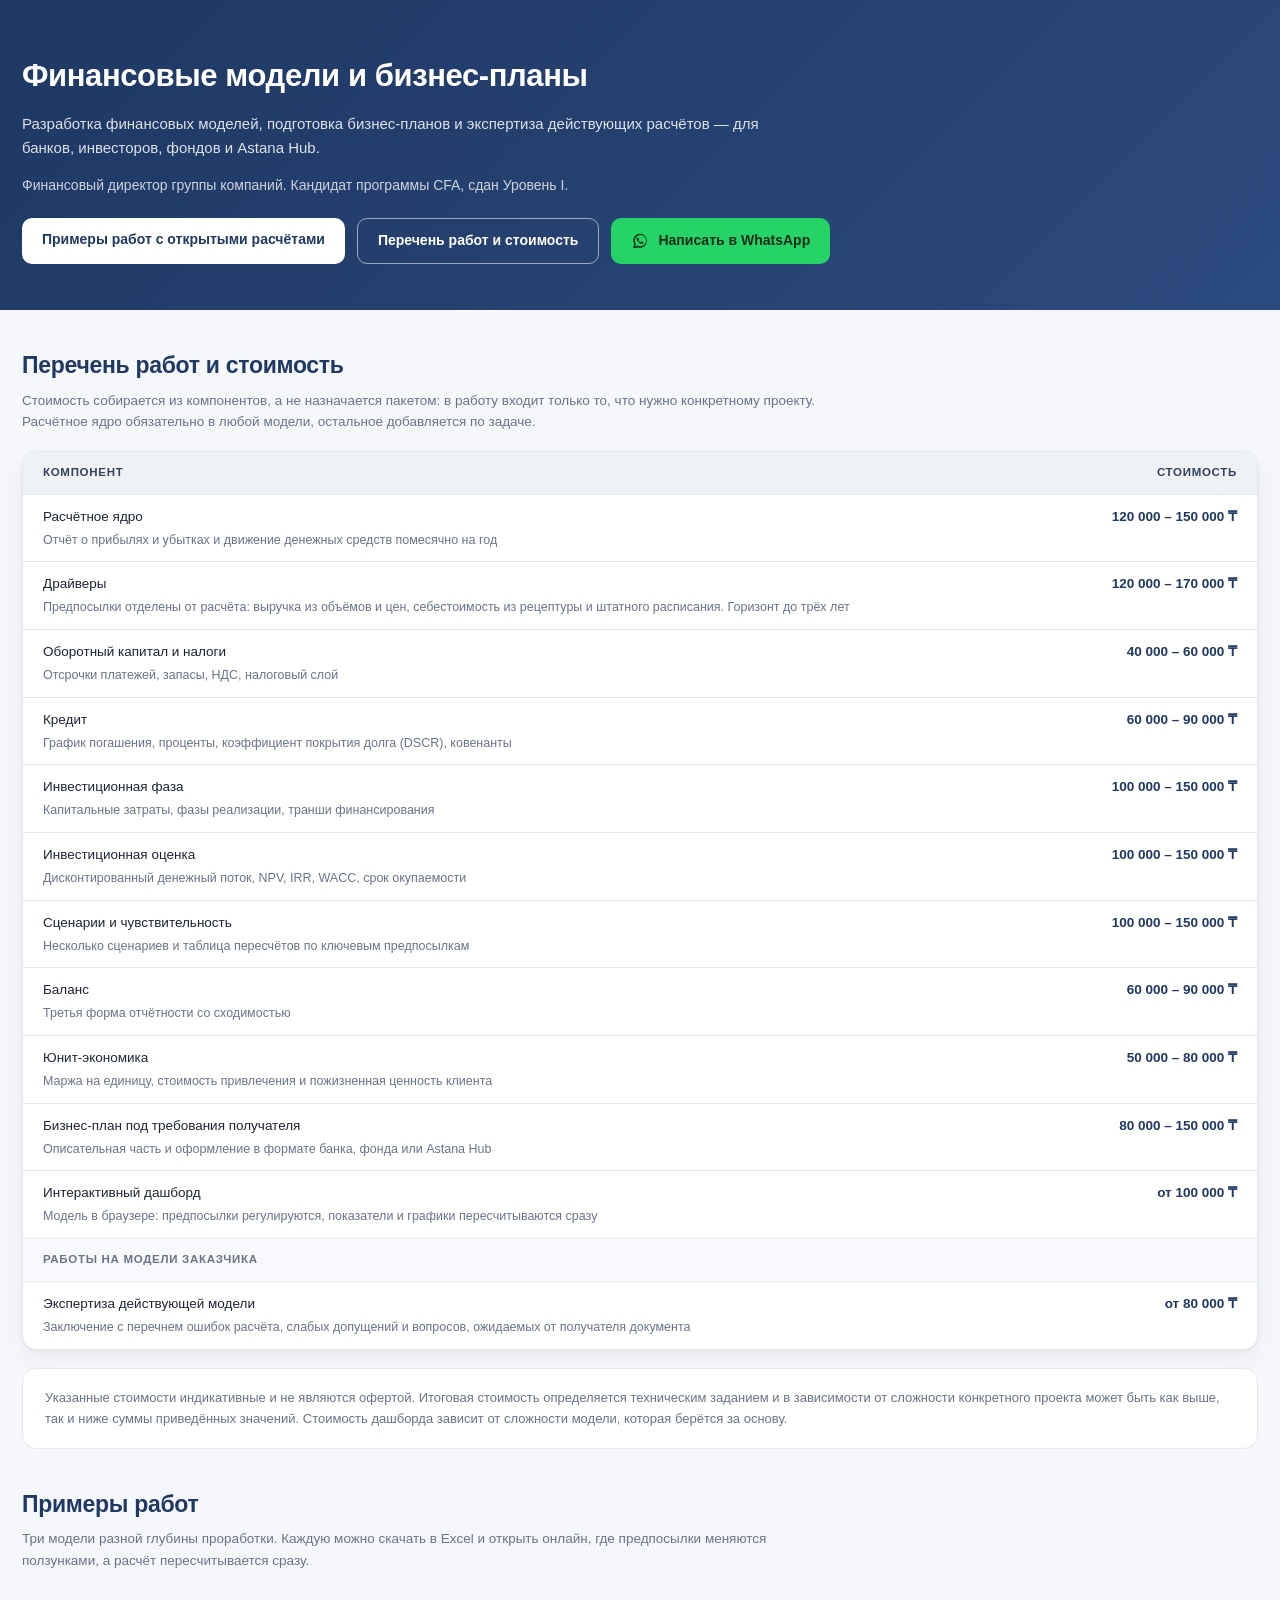
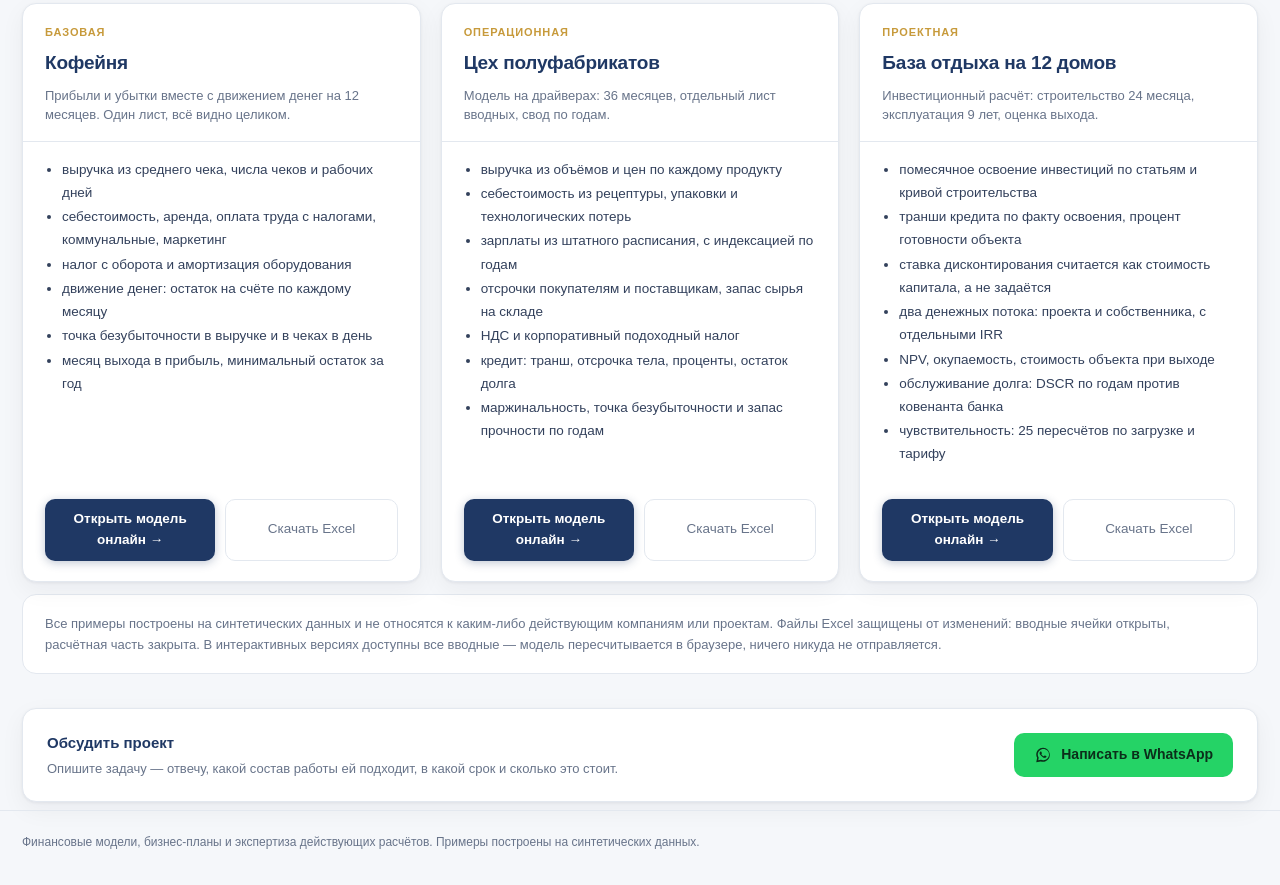
<file: index.html>
<!doctype html>
<html lang="ru">
<head>
<meta charset="utf-8">
<meta name="viewport" content="width=device-width,initial-scale=1">
<title>Финансовые модели и бизнес-планы</title>
<link rel="stylesheet" href="assets/style.css">
<style>
.hero{background:linear-gradient(135deg,var(--navy),#2B4A7D);color:#fff;padding:52px 0 46px}
.hero h1{margin:0 0 12px;font-size:31px;letter-spacing:-.4px}
.hero p{margin:0;opacity:.85;max-width:760px;font-size:15px;line-height:1.6}
.cards{display:grid;grid-template-columns:repeat(auto-fit,minmax(330px,1fr));gap:20px;margin:32px 0 12px}
.card{background:var(--card);border:1px solid var(--line);border-radius:var(--radius);box-shadow:var(--shadow);
  display:flex;flex-direction:column;overflow:hidden}
.card .hd{padding:20px 22px 16px;border-bottom:1px solid var(--line)}
.card .lvl{font-size:11px;font-weight:700;letter-spacing:.9px;text-transform:uppercase;color:var(--gold);margin-bottom:7px}
.card h2{margin:0 0 8px;font-size:19px;color:var(--navy);letter-spacing:-.2px}
.card .sub{font-size:13px;color:var(--muted);line-height:1.5}
.card .bd{padding:16px 22px;flex:1}
.card ul{margin:0;padding-left:17px;font-size:13.5px;line-height:1.72;color:#33415C}
.card ul li{margin-bottom:1px}
.card .ft{padding:16px 22px 20px;display:flex;gap:10px;flex-wrap:wrap;align-items:stretch}
.btn{flex:1;min-width:135px;display:flex;align-items:center;justify-content:center;text-align:center;
  padding:10px 14px;border-radius:10px;text-decoration:none;font-size:13.5px;font-weight:600;transition:.15s}
.btn.primary{background:var(--navy);color:#fff;font-weight:700;box-shadow:0 2px 10px rgba(31,56,100,.28)}
.btn.primary:hover{background:#16294B}
.btn.ghost{background:transparent;color:var(--muted);border:1px solid var(--line);font-weight:500}
.btn.ghost:hover{background:#F2F6FB;color:var(--accent)}
.disclaimer{background:#fff;border:1px solid var(--line);border-radius:var(--radius);padding:18px 22px;
  font-size:13px;color:var(--muted);line-height:1.65;margin-bottom:34px}
.hero .lead{margin-top:14px;font-size:14px;opacity:.78}
.hero .cta{margin-top:22px;display:flex;gap:12px;flex-wrap:wrap}
.hero .cta a{display:inline-block;padding:11px 20px;border-radius:10px;text-decoration:none;font-size:14px;font-weight:600}
.hero .cta a.solid{background:#fff;color:var(--navy)}
.hero .cta a.line{border:1px solid rgba(255,255,255,.55);color:#fff}
.hero .cta a.line:hover{background:rgba(255,255,255,.1)}
.hero .cta a.wa{background:#25D366;color:#0B2E1A;display:inline-flex;align-items:center;gap:9px}
.hero .cta a.wa:hover{background:#1FBF5A}
.hero .cta a.wa svg{width:18px;height:18px;flex:none}
.contact{margin:34px 0 8px;background:var(--card);border:1px solid var(--line);border-radius:var(--radius);
  box-shadow:var(--shadow);padding:22px 24px;display:flex;align-items:center;justify-content:space-between;gap:18px;flex-wrap:wrap}
.contact .t{font-size:15px;color:var(--navy);font-weight:600}
.contact .s{font-size:13px;color:var(--muted);margin-top:4px}
.wabtn{display:inline-flex;align-items:center;gap:9px;background:#25D366;color:#0B2E1A;text-decoration:none;
  font-weight:600;font-size:14px;padding:11px 20px;border-radius:10px}
.wabtn:hover{background:#1FBF5A}
.wabtn svg{width:18px;height:18px;flex:none}
.sect{margin:38px 0 0}
.sect h2{font-size:23px;color:var(--navy);letter-spacing:-.3px;margin:0 0 6px}
.sect .sh{font-size:13.5px;color:var(--muted);margin:0 0 18px;max-width:820px;line-height:1.6}
.price{background:var(--card);border:1px solid var(--line);border-radius:var(--radius);box-shadow:var(--shadow);overflow:hidden}
table.pr{border-collapse:collapse;width:100%;font-size:13.5px}
table.pr th,table.pr td{padding:12px 20px;border-bottom:1px solid var(--line);text-align:left;vertical-align:top}
table.pr thead th{background:#EEF2F7;font-size:11.5px;letter-spacing:.7px;text-transform:uppercase;color:#33415C}
table.pr td.sum{text-align:right;white-space:nowrap;font-weight:600;color:var(--navy);font-variant-numeric:tabular-nums}
table.pr tr:last-child td{border-bottom:none}
table.pr td .d{display:block;color:var(--muted);font-size:12.5px;margin-top:3px;line-height:1.5}
table.pr tr.grp td{background:#F7F9FC;font-size:11.5px;letter-spacing:.7px;text-transform:uppercase;color:var(--muted);font-weight:700}
@media(max-width:640px){table.pr th,table.pr td{padding:10px 13px}}
</style>
</head>
<body>
<div class="hero"><div class="wrap">
  <h1>Финансовые модели и бизнес-планы</h1>
  <p>Разработка финансовых моделей, подготовка бизнес-планов и экспертиза действующих расчётов — для банков, инвесторов, фондов и Astana Hub.</p>
  <p class="lead">Финансовый директор группы компаний. Кандидат программы CFA, сдан Уровень I.</p>
  <div class="cta">
    <a class="solid" href="#examples">Примеры работ с открытыми расчётами</a>
    <a class="line" href="#works">Перечень работ и стоимость</a>
    <a class="wa" href="https://wa.me/77003079687"><svg viewBox="0 0 32 32" fill="currentColor" aria-hidden="true"><path d="M16.04 3C9.4 3 4 8.4 4 15.04c0 2.12.55 4.19 1.6 6.02L4 29l8.13-1.55a12 12 0 0 0 3.91.65h.01C22.68 28.1 28.08 22.7 28.08 16.06 28.08 8.4 22.68 3 16.04 3zm0 22.36h-.01c-1.2 0-2.38-.24-3.48-.72l-.25-.11-4.82.92.93-4.7-.16-.26a9.96 9.96 0 0 1-1.53-5.35c0-5.51 4.49-10 10.01-10 2.67 0 5.18 1.04 7.07 2.93a9.93 9.93 0 0 1 2.93 7.08c0 5.52-4.49 10.01-10.01 10.01zm5.5-7.5c-.3-.15-1.78-.88-2.06-.98-.28-.1-.48-.15-.68.15-.2.3-.78.98-.95 1.18-.18.2-.35.22-.65.07-.3-.15-1.27-.47-2.42-1.5-.9-.8-1.5-1.78-1.67-2.08-.18-.3-.02-.46.13-.61.13-.13.3-.35.45-.53.15-.18.2-.3.3-.5.1-.2.05-.38-.02-.53-.08-.15-.68-1.63-.93-2.23-.24-.58-.49-.5-.68-.51h-.58c-.2 0-.53.07-.8.38-.28.3-1.05 1.03-1.05 2.5s1.08 2.9 1.23 3.1c.15.2 2.12 3.24 5.14 4.54.72.31 1.28.5 1.71.63.72.23 1.37.2 1.89.12.58-.09 1.78-.73 2.03-1.43.25-.7.25-1.3.18-1.43-.08-.13-.28-.2-.58-.35z"/></svg>Написать в WhatsApp</a>
  </div>
</div></div>

<div class="wrap">

<div class="sect" id="works">
  <h2>Перечень работ и стоимость</h2>
  <p class="sh">Стоимость собирается из компонентов, а не назначается пакетом: в работу входит только то, что нужно конкретному проекту. Расчётное ядро обязательно в любой модели, остальное добавляется по задаче.</p>
  <div class="price">
  <table class="pr">
    <thead><tr><th>Компонент</th><th style="text-align:right">Стоимость</th></tr></thead>
    <tbody>
      <tr><td>Расчётное ядро<span class="d">Отчёт о прибылях и убытках и движение денежных средств помесячно на год</span></td><td class="sum">120 000 – 150 000 ₸</td></tr>
      <tr><td>Драйверы<span class="d">Предпосылки отделены от расчёта: выручка из объёмов и цен, себестоимость из рецептуры и штатного расписания. Горизонт до трёх лет</span></td><td class="sum">120 000 – 170 000 ₸</td></tr>
      <tr><td>Оборотный капитал и налоги<span class="d">Отсрочки платежей, запасы, НДС, налоговый слой</span></td><td class="sum">40 000 – 60 000 ₸</td></tr>
      <tr><td>Кредит<span class="d">График погашения, проценты, коэффициент покрытия долга (DSCR), ковенанты</span></td><td class="sum">60 000 – 90 000 ₸</td></tr>
      <tr><td>Инвестиционная фаза<span class="d">Капитальные затраты, фазы реализации, транши финансирования</span></td><td class="sum">100 000 – 150 000 ₸</td></tr>
      <tr><td>Инвестиционная оценка<span class="d">Дисконтированный денежный поток, NPV, IRR, WACC, срок окупаемости</span></td><td class="sum">100 000 – 150 000 ₸</td></tr>
      <tr><td>Сценарии и чувствительность<span class="d">Несколько сценариев и таблица пересчётов по ключевым предпосылкам</span></td><td class="sum">100 000 – 150 000 ₸</td></tr>
      <tr><td>Баланс<span class="d">Третья форма отчётности со сходимостью</span></td><td class="sum">60 000 – 90 000 ₸</td></tr>
      <tr><td>Юнит-экономика<span class="d">Маржа на единицу, стоимость привлечения и пожизненная ценность клиента</span></td><td class="sum">50 000 – 80 000 ₸</td></tr>
      <tr><td>Бизнес-план под требования получателя<span class="d">Описательная часть и оформление в формате банка, фонда или Astana Hub</span></td><td class="sum">80 000 – 150 000 ₸</td></tr>
      <tr><td>Интерактивный дашборд<span class="d">Модель в браузере: предпосылки регулируются, показатели и графики пересчитываются сразу</span></td><td class="sum">от 100 000 ₸</td></tr>
      <tr class="grp"><td colspan="2">Работы на модели заказчика</td></tr>
      <tr><td>Экспертиза действующей модели<span class="d">Заключение с перечнем ошибок расчёта, слабых допущений и вопросов, ожидаемых от получателя документа</span></td><td class="sum">от 80 000 ₸</td></tr>
    </tbody>
  </table>
  </div>
  <div class="disclaimer" style="margin-top:18px">
    Указанные стоимости индикативные и не являются офертой. Итоговая стоимость определяется техническим заданием и в зависимости от сложности конкретного проекта может быть как выше, так и ниже суммы приведённых значений. Стоимость дашборда зависит от сложности модели, которая берётся за основу.
  </div>
</div>

<div class="sect" id="examples">
  <h2>Примеры работ</h2>
  <p class="sh">Три модели разной глубины проработки. Каждую можно скачать в Excel и открыть онлайн, где предпосылки меняются ползунками, а расчёт пересчитывается сразу.</p>
</div>

<div class="cards">

  <div class="card">
    <div class="hd">
      <div class="lvl">Базовая</div>
      <h2>Кофейня</h2>
      <div class="sub">Прибыли и убытки вместе с движением денег на 12 месяцев. Один лист, всё видно целиком.</div>
    </div>
    <div class="bd"><ul>
      <li>выручка из среднего чека, числа чеков и рабочих дней</li>
      <li>себестоимость, аренда, оплата труда с налогами, коммунальные, маркетинг</li>
      <li>налог с оборота и амортизация оборудования</li>
      <li>движение денег: остаток на счёте по каждому месяцу</li>
      <li>точка безубыточности в выручке и в чеках в день</li>
      <li>месяц выхода в прибыль, минимальный остаток за год</li>
    </ul></div>
    <div class="ft">
      <a class="btn primary" href="basic.html">Открыть модель онлайн →</a>
      <a class="btn ghost" href="files/basic-cafe-model.xlsx">Скачать Excel</a>
    </div>
  </div>

  <div class="card">
    <div class="hd">
      <div class="lvl">Операционная</div>
      <h2>Цех полуфабрикатов</h2>
      <div class="sub">Модель на драйверах: 36 месяцев, отдельный лист вводных, свод по годам.</div>
    </div>
    <div class="bd"><ul>
      <li>выручка из объёмов и цен по каждому продукту</li>
      <li>себестоимость из рецептуры, упаковки и технологических потерь</li>
      <li>зарплаты из штатного расписания, с индексацией по годам</li>
      <li>отсрочки покупателям и поставщикам, запас сырья на складе</li>
      <li>НДС и корпоративный подоходный налог</li>
      <li>кредит: транш, отсрочка тела, проценты, остаток долга</li>
      <li>маржинальность, точка безубыточности и запас прочности по годам</li>
    </ul></div>
    <div class="ft">
      <a class="btn primary" href="operational.html">Открыть модель онлайн →</a>
      <a class="btn ghost" href="files/operational-workshop-model.xlsx">Скачать Excel</a>
    </div>
  </div>

  <div class="card">
    <div class="hd">
      <div class="lvl">Проектная</div>
      <h2>База отдыха на 12 домов</h2>
      <div class="sub">Инвестиционный расчёт: строительство 24 месяца, эксплуатация 9 лет, оценка выхода.</div>
    </div>
    <div class="bd"><ul>
      <li>помесячное освоение инвестиций по статьям и кривой строительства</li>
      <li>транши кредита по факту освоения, процент готовности объекта</li>
      <li>ставка дисконтирования считается как стоимость капитала, а не задаётся</li>
      <li>два денежных потока: проекта и собственника, с отдельными IRR</li>
      <li>NPV, окупаемость, стоимость объекта при выходе</li>
      <li>обслуживание долга: DSCR по годам против ковенанта банка</li>
      <li>чувствительность: 25 пересчётов по загрузке и тарифу</li>
    </ul></div>
    <div class="ft">
      <a class="btn primary" href="project.html">Открыть модель онлайн →</a>
      <a class="btn ghost" href="files/project-resort-model.xlsx">Скачать Excel</a>
    </div>
  </div>

</div>

<div class="disclaimer">
  Все примеры построены на синтетических данных и не относятся к каким-либо действующим компаниям или проектам.
  Файлы Excel защищены от изменений: вводные ячейки открыты, расчётная часть закрыта.
  В интерактивных версиях доступны все вводные — модель пересчитывается в браузере, ничего никуда не отправляется.
</div>

<div class="contact">
  <div>
    <div class="t">Обсудить проект</div>
    <div class="s">Опишите задачу — отвечу, какой состав работы ей подходит, в какой срок и сколько это стоит.</div>
  </div>
  <a class="wabtn" href="https://wa.me/77003079687"><svg viewBox="0 0 32 32" fill="currentColor" aria-hidden="true"><path d="M16.04 3C9.4 3 4 8.4 4 15.04c0 2.12.55 4.19 1.6 6.02L4 29l8.13-1.55a12 12 0 0 0 3.91.65h.01C22.68 28.1 28.08 22.7 28.08 16.06 28.08 8.4 22.68 3 16.04 3zm0 22.36h-.01c-1.2 0-2.38-.24-3.48-.72l-.25-.11-4.82.92.93-4.7-.16-.26a9.96 9.96 0 0 1-1.53-5.35c0-5.51 4.49-10 10.01-10 2.67 0 5.18 1.04 7.07 2.93a9.93 9.93 0 0 1 2.93 7.08c0 5.52-4.49 10.01-10.01 10.01zm5.5-7.5c-.3-.15-1.78-.88-2.06-.98-.28-.1-.48-.15-.68.15-.2.3-.78.98-.95 1.18-.18.2-.35.22-.65.07-.3-.15-1.27-.47-2.42-1.5-.9-.8-1.5-1.78-1.67-2.08-.18-.3-.02-.46.13-.61.13-.13.3-.35.45-.53.15-.18.2-.3.3-.5.1-.2.05-.38-.02-.53-.08-.15-.68-1.63-.93-2.23-.24-.58-.49-.5-.68-.51h-.58c-.2 0-.53.07-.8.38-.28.3-1.05 1.03-1.05 2.5s1.08 2.9 1.23 3.1c.15.2 2.12 3.24 5.14 4.54.72.31 1.28.5 1.71.63.72.23 1.37.2 1.89.12.58-.09 1.78-.73 2.03-1.43.25-.7.25-1.3.18-1.43-.08-.13-.28-.2-.58-.35z"/></svg>Написать в WhatsApp</a>
</div>
</div>

<div class="foot"><div class="wrap">Финансовые модели, бизнес-планы и экспертиза действующих расчётов. Примеры построены на синтетических данных.</div></div>
</body>
</html>
</file>
<file: assets/style.css>
:root{
  --navy:#1F3864; --accent:#2E5A88; --gold:#C79A3B; --green:#2E7D5B; --red:#B4442E;
  --bg:#F5F7FA; --card:#FFFFFF; --line:#E3E8EF; --text:#1C2536; --muted:#68748A;
  --radius:14px; --shadow:0 1px 3px rgba(16,24,40,.06),0 8px 24px rgba(16,24,40,.05);
}
*{box-sizing:border-box}
body{margin:0;background:var(--bg);color:var(--text);
  font:15px/1.55 -apple-system,BlinkMacSystemFont,"Segoe UI",Inter,Roboto,Helvetica,Arial,sans-serif;
  -webkit-font-smoothing:antialiased}
a{color:var(--accent)}
.top{background:linear-gradient(135deg,var(--navy),#2B4A7D);color:#fff;padding:26px 0 24px}
.wrap{max-width:1360px;margin:0 auto;padding:0 22px}
.top h1{margin:0;font-size:25px;letter-spacing:-.2px;font-weight:700}
.top p{margin:7px 0 0;opacity:.82;font-size:13.5px;max-width:900px}
.back{display:inline-block;margin-bottom:12px;color:#cfe0f5;text-decoration:none;font-size:13px}
.back:hover{text-decoration:underline}
.layout{display:grid;grid-template-columns:335px minmax(0,1fr);gap:20px;margin:20px 0}
@media(max-width:1080px){.layout{grid-template-columns:1fr}}
.panel{background:var(--card);border:1px solid var(--line);border-radius:var(--radius);box-shadow:var(--shadow)}
.panel h2{margin:0;padding:14px 18px;font-size:13px;font-weight:700;letter-spacing:.6px;
  text-transform:uppercase;color:#fff;background:var(--accent);border-radius:var(--radius) var(--radius) 0 0}
.panel .body{padding:16px 18px}
.inputs{position:sticky;top:16px;max-height:calc(100vh - 32px);overflow-y:auto}
@media(max-width:1080px){.inputs{position:static;max-height:none}}
.grp{font-size:11px;font-weight:700;letter-spacing:.7px;text-transform:uppercase;color:var(--muted);
  margin:18px 0 9px;padding-bottom:6px;border-bottom:1px solid var(--line)}
.grp:first-child{margin-top:0}
.f{margin-bottom:13px}
.f label{display:flex;justify-content:space-between;align-items:baseline;gap:10px;font-size:12.5px;color:#33415C;margin-bottom:5px}
.f .val{font-weight:700;font-variant-numeric:tabular-nums;color:var(--navy);white-space:nowrap;font-size:12.5px}
input[type=range]{width:100%;height:4px;border-radius:3px;background:#DCE3EC;appearance:none;outline:none;margin:2px 0}
input[type=range]::-webkit-slider-thumb{appearance:none;width:16px;height:16px;border-radius:50%;
  background:var(--accent);border:2px solid #fff;box-shadow:0 1px 4px rgba(16,24,40,.3);cursor:pointer}
input[type=range]::-moz-range-thumb{width:14px;height:14px;border-radius:50%;background:var(--accent);
  border:2px solid #fff;cursor:pointer}
.kpis{display:grid;grid-template-columns:repeat(auto-fit,minmax(158px,1fr));gap:12px;margin-bottom:20px}
.kpi{background:var(--card);border:1px solid var(--line);border-radius:var(--radius);padding:14px 16px;box-shadow:var(--shadow)}
.kpi .l{font-size:11.5px;color:var(--muted);margin-bottom:5px;line-height:1.3}
.kpi .v{font-size:23px;font-weight:700;color:var(--navy);font-variant-numeric:tabular-nums;letter-spacing:-.5px}
.kpi .v.neg{color:var(--red)} .kpi .v.pos{color:var(--green)}
.kpi .s{font-size:11px;color:var(--muted);margin-top:3px}
.charts{display:grid;grid-template-columns:repeat(auto-fit,minmax(330px,1fr));gap:16px;margin-bottom:20px}
.chartbox{background:var(--card);border:1px solid var(--line);border-radius:var(--radius);
  padding:14px 16px 8px;box-shadow:var(--shadow)}
.chartbox h3{margin:0 0 10px;font-size:13px;font-weight:600;color:#33415C}
.chartbox .cw{position:relative;height:230px}
.chartbox.wide{grid-column:1/-1}
.tablewrap{overflow-x:auto;border-radius:0 0 var(--radius) var(--radius)}
table.fin{border-collapse:collapse;width:100%;font-size:12.5px;font-variant-numeric:tabular-nums;white-space:nowrap}
table.fin th,table.fin td{padding:6px 11px;border-bottom:1px solid var(--line);text-align:right}
table.fin th:first-child,table.fin td:first-child{text-align:left;position:sticky;left:0;background:var(--card);
  min-width:250px;box-shadow:1px 0 0 var(--line)}
table.fin thead th{background:#EEF2F7;font-weight:600;color:#33415C;position:sticky;top:0;z-index:2}
table.fin thead th:first-child{z-index:3;background:#EEF2F7}
table.fin tr.sec td{background:var(--navy);color:#fff;font-weight:700;font-size:11.5px;letter-spacing:.5px;text-transform:uppercase}
table.fin tr.sec td:first-child{background:var(--navy);color:#fff}
table.fin tr.b td{font-weight:700;background:#F7F9FC}
table.fin tr.b td:first-child{background:#F7F9FC}
table.fin td.neg{color:var(--red)}
.note{font-size:12px;color:var(--muted);margin:6px 0 26px;line-height:1.5}
.foot{border-top:1px solid var(--line);padding:22px 0 34px;color:var(--muted);font-size:12px}
.reset{margin-top:16px;width:100%;padding:9px;border:1px solid var(--line);background:#fff;border-radius:9px;
  color:var(--accent);font-size:12.5px;font-weight:600;cursor:pointer}
.reset:hover{background:#F2F6FB}
</file>
